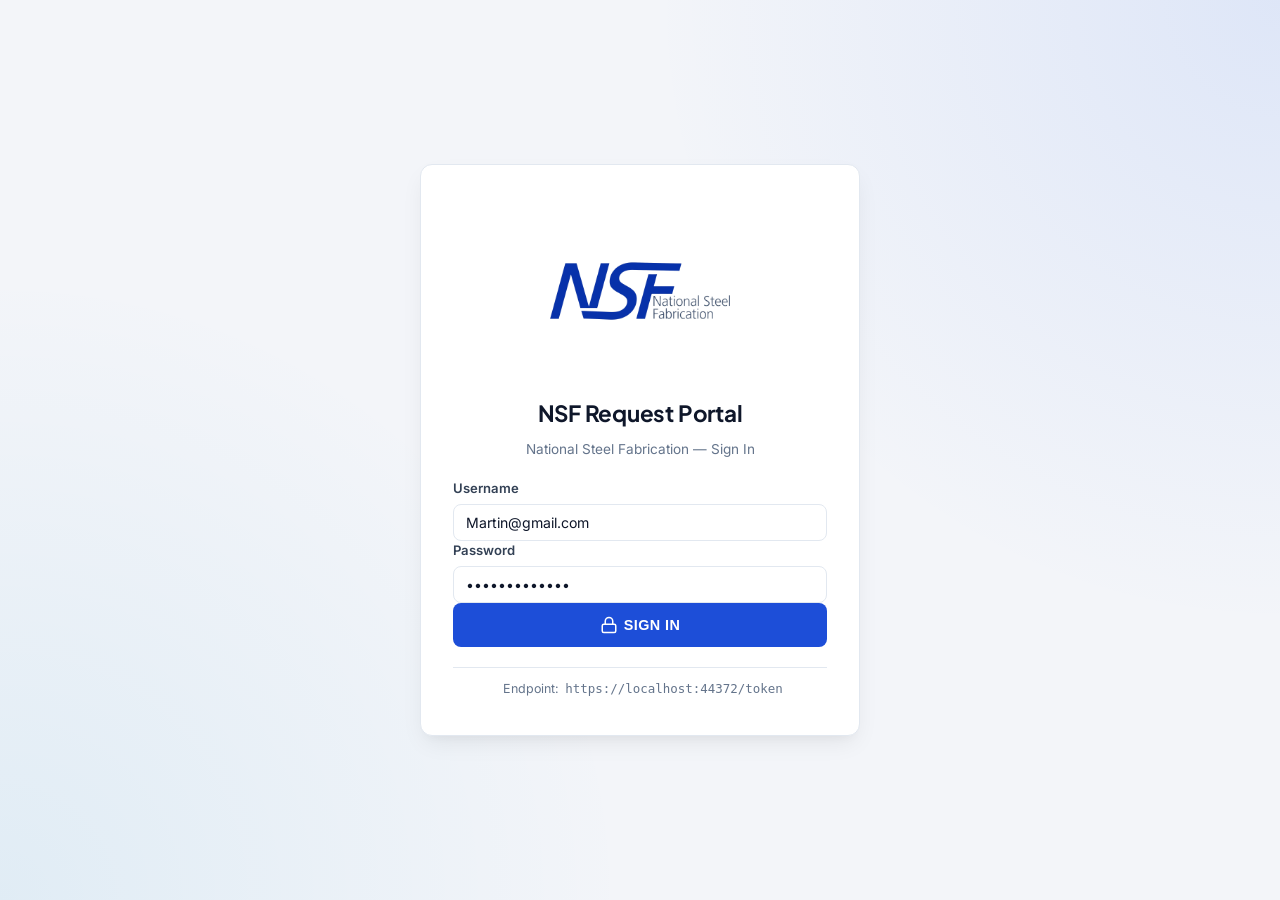
<file: WebDashboard/index.html>
<!DOCTYPE html>
<html lang="en" data-theme="light">
<head>
  <meta charset="UTF-8">
  <meta name="viewport" content="width=device-width, initial-scale=1.0">
  <title>NSF - Sign In</title>
  <meta name="description" content="NSF National Steel Fabrication - Enterprise Portal Sign In">
  <link rel="preconnect" href="https://fonts.googleapis.com">
  <link rel="preconnect" href="https://fonts.gstatic.com" crossorigin>
  <link href="https://fonts.googleapis.com/css2?family=Inter:wght@300;400;500;600;700&family=Plus+Jakarta+Sans:wght@500;600;700;800&display=swap" rel="stylesheet">
  <link rel="stylesheet" href="styles.css">
</head>
<body>

  <!-- LOGIN SCREEN -->
  <div class="login-wrapper" id="loginScreen">
    <div class="login-card">
      <div class="login-header">
        <img src="nsf.png" alt="NSF National Steel Fabrication" class="login-logo-img">
        <h2>NSF Request Portal</h2>
        <p class="login-subtitle">National Steel Fabrication — Sign In</p>
      </div>

      <form id="loginForm">
        <div class="form-group">
          <label for="loginUsernameInput" class="form-label">Username</label>
          <input type="text" id="loginUsernameInput" class="form-control" value="Martin@gmail.com" placeholder="e.g. Martin@gmail.com" required>
        </div>
        <div class="form-group">
          <label for="loginPassword" class="form-label">Password</label>
          <input type="password" id="loginPassword" class="form-control" value="@Martin462005" placeholder="Enter password" required>
        </div>
        <button type="submit" class="btn btn-primary full-width btn-lg" id="btnLogin">
          <svg width="18" height="18" viewBox="0 0 24 24" fill="none" stroke="currentColor" stroke-width="2">
            <rect x="3" y="11" width="18" height="11" rx="2" ry="2"></rect>
            <path d="M7 11V7a5 5 0 0 1 10 0v4"></path>
          </svg>
          Sign In
        </button>
      </form>

      <div class="login-footer">
        <span class="status-dot online"></span> Endpoint: <code>https://localhost:44372/token</code>
      </div>
    </div>
  </div>

  <!-- TOAST CONTAINER -->
  <div class="toast-container" id="toastContainer"></div>

  <script>
    const STATIC_SERVER_HTTPS = 'https://localhost:44372';
    const STATIC_SERVER_HTTP = 'http://localhost:44372';

    const EMAIL_TO_NAME = {
      "martin@gmail.com": "Martin Wassim"
    };

    // Theme
    const savedTheme = localStorage.getItem('nsf_theme') || 'light';
    document.documentElement.setAttribute('data-theme', savedTheme);

    // If already logged in, go to dashboard
    if (sessionStorage.getItem('nsf_access_token')) {
      window.location.href = 'dashboard.html';
    }

    document.getElementById('loginForm').addEventListener('submit', async (e) => {
      e.preventDefault();
      const username = document.getElementById('loginUsernameInput').value.trim();
      const password = document.getElementById('loginPassword').value.trim();

      if (!username || !password) { showToast('Please enter username and password', 'error'); return; }

      showToast('Authenticating...', 'info');

      const bodyData = `username=${encodeURIComponent(username)}&password=${encodeURIComponent(password)}&grant_type=password`;
      let serverResponded = false;

      for (const serverBase of [STATIC_SERVER_HTTPS, STATIC_SERVER_HTTP]) {
        try {
          const res = await fetch(`${serverBase}/token`, {
            method: 'POST',
            headers: { 'Content-Type': 'application/x-www-form-urlencoded; charset=UTF-8' },
            body: bodyData
          });

          serverResponded = true;

          if (res.ok) {
            const data = await res.json();
            const displayName = EMAIL_TO_NAME[username.toLowerCase()] || data.userName || username;
            sessionStorage.setItem('nsf_access_token', data.access_token);
            sessionStorage.setItem('nsf_username', displayName);
            sessionStorage.setItem('nsf_server_base', serverBase);
            showToast('Login successful! Redirecting...', 'success');
            setTimeout(() => { window.location.href = 'dashboard.html'; }, 600);
            return;
          } else {
            const errJson = await res.json().catch(() => null);
            const errMsg = (errJson && (errJson.error_description || errJson.error)) || 'The username or password is incorrect.';
            showToast(`Login Failed: ${errMsg}`, 'error');
            return;
          }
        } catch (err) {
          console.warn(`Fetch failed on ${serverBase}:`, err);
        }
      }

      if (!serverResponded) {
        showToast('Connection Failed: Cannot reach the API server. Make sure IIS Express is running and SSL certificate is accepted.', 'error');
      }
    });

    function showToast(message, type) {
      const container = document.getElementById('toastContainer');
      const toast = document.createElement('div');
      toast.className = `toast toast-${type}`;
      toast.innerHTML = message;
      container.appendChild(toast);
      setTimeout(() => { toast.style.opacity = '0'; toast.style.transform = 'translateX(100%)'; toast.style.transition = 'all 0.3s'; setTimeout(() => toast.remove(), 300); }, 3500);
    }
  </script>
</body>
</html>
</file>
<file: WebDashboard/styles.css>
/* ==========================================================================
   ENTERPRISE REQUEST PORTAL - MODERN DESIGN SYSTEM
   ========================================================================== */

/* 1. CSS CUSTOM PROPERTIES & THEME TOKENS */
:root {
  --bg-main: #f3f5f9;
  --bg-card: #ffffff;
  --bg-card-subtle: #f8fafc;
  --bg-input: #ffffff;
  --bg-input-readonly: #f1f5f9;
  
  --border-main: #e2e8f0;
  --border-focus: #2563eb;
  --border-subtle: #cbd5e1;

  --text-primary: #0f172a;
  --text-secondary: #334155;
  --text-muted: #64748b;
  --text-light: #94a3b8;

  --primary-color: #1d4ed8;
  --primary-hover: #1e40af;
  --primary-light: #eff6ff;

  --accent-color: #0284c7;
  --accent-hover: #0369a1;

  --success-bg: #d1fae5;
  --success-text: #065f46;

  --warning-bg: #fef3c7;
  --warning-text: #92400e;

  --danger-color: #ef4444;
  --danger-hover: #dc2626;
  --danger-light: #fef2f2;

  --shadow-sm: 0 1px 2px 0 rgba(0, 0, 0, 0.05);
  --shadow-md: 0 4px 6px -1px rgba(0, 0, 0, 0.07), 0 2px 4px -1px rgba(0, 0, 0, 0.04);
  --shadow-lg: 0 10px 25px -5px rgba(0, 0, 0, 0.08), 0 8px 10px -6px rgba(0, 0, 0, 0.03);
  --shadow-focus: 0 0 0 3px rgba(37, 99, 235, 0.2);

  --radius-sm: 6px;
  --radius-md: 8px;
  --radius-lg: 12px;
  --radius-full: 9999px;

  --transition-fast: all 0.18s ease-in-out;
  --transition-normal: all 0.25s cubic-bezier(0.4, 0, 0.2, 1);
}

/* Dark Mode Theme Tokens */
[data-theme="dark"] {
  --bg-main: #090d16;
  --bg-card: #111827;
  --bg-card-subtle: #1e293b;
  --bg-input: #1e293b;
  --bg-input-readonly: #0f172a;

  --border-main: #2d3748;
  --border-focus: #3b82f6;
  --border-subtle: #334155;

  --text-primary: #f8fafc;
  --text-secondary: #cbd5e1;
  --text-muted: #94a3b8;
  --text-light: #64748b;

  --primary-color: #3b82f6;
  --primary-hover: #2563eb;
  --primary-light: rgba(59, 130, 246, 0.15);

  --accent-color: #38bdf8;
  --accent-hover: #0284c7;

  --shadow-sm: 0 1px 2px 0 rgba(0, 0, 0, 0.3);
  --shadow-md: 0 4px 6px -1px rgba(0, 0, 0, 0.4);
  --shadow-lg: 0 10px 25px -5px rgba(0, 0, 0, 0.5);
}

/* 2. BASE & RESET */
*, *::before, *::after {
  box-sizing: border-box;
  margin: 0;
  padding: 0;
}

body {
  font-family: 'Inter', system-ui, -apple-system, sans-serif;
  background-color: var(--bg-main);
  color: var(--text-primary);
  line-height: 1.5;
  font-size: 0.9375rem;
  min-height: 100vh;
  transition: background-color 0.3s ease, color 0.3s ease;
  -webkit-font-smoothing: antialiased;
}

h1, h2, h3, h4, h5, h6 {
  font-family: 'Plus Jakarta Sans', sans-serif;
  color: var(--text-primary);
  letter-spacing: -0.01em;
}

/* LOGIN SCREEN STYLING */
.login-wrapper {
  min-height: 100vh;
  display: flex;
  align-items: center;
  justify-content: center;
  padding: 20px;
  background: radial-gradient(circle at top right, rgba(37, 99, 235, 0.1), transparent 40%),
              radial-gradient(circle at bottom left, rgba(2, 132, 199, 0.08), transparent 40%),
              var(--bg-main);
}

.login-card {
  background: var(--bg-card);
  border: 1px solid var(--border-main);
  border-radius: var(--radius-lg);
  padding: 36px 32px;
  width: 100%;
  max-width: 440px;
  box-shadow: var(--shadow-lg);
  display: flex;
  flex-direction: column;
  gap: 20px;
}

.login-header {
  text-align: center;
  display: flex;
  flex-direction: column;
  align-items: center;
  gap: 8px;
}

.login-logo-img {
  width: 180px;
  height: auto;
  object-fit: contain;
  margin-bottom: 8px;
}

.header-logo-img {
  height: 38px;
  width: auto;
  object-fit: contain;
}

.login-header h2 {
  font-size: 1.4rem;
  font-weight: 700;
}

.login-subtitle {
  font-size: 0.85rem;
  color: var(--text-muted);
}

.login-footer {
  font-size: 0.78rem;
  color: var(--text-muted);
  text-align: center;
  padding-top: 12px;
  border-top: 1px solid var(--border-main);
  display: flex;
  align-items: center;
  justify-content: center;
  gap: 6px;
}

/* 3. LAYOUT STRUCTURE */
.app-container {
  max-width: 1240px;
  margin: 0 auto;
  padding: 24px 20px 40px;
  display: flex;
  flex-direction: column;
  gap: 20px;
}

/* 4. HEADER BAR */
.app-header {
  background: var(--bg-card);
  border: 1px solid var(--border-main);
  border-radius: var(--radius-lg);
  padding: 14px 24px;
  display: flex;
  align-items: center;
  justify-content: space-between;
  box-shadow: var(--shadow-md);
  position: sticky;
  top: 16px;
  z-index: 100;
}

.header-branding {
  display: flex;
  align-items: center;
  gap: 14px;
}

.logo-icon {
  width: 40px;
  height: 40px;
  background: linear-gradient(135deg, var(--primary-color), var(--accent-color));
  color: #ffffff;
  border-radius: var(--radius-md);
  display: flex;
  align-items: center;
  justify-content: center;
  box-shadow: 0 4px 12px rgba(29, 78, 216, 0.3);
}

.header-titles h1 {
  font-size: 1.25rem;
  font-weight: 700;
  line-height: 1.2;
}

.header-titles .subtitle {
  font-size: 0.8rem;
  color: var(--text-muted);
  font-weight: 500;
}

/* User Profile Badge in Header */
.user-profile-badge {
  display: flex;
  align-items: center;
  gap: 10px;
  background: var(--bg-card-subtle);
  border: 1px solid var(--border-main);
  padding: 4px 12px 4px 6px;
  border-radius: var(--radius-full);
}

.user-avatar {
  width: 32px;
  height: 32px;
  background: var(--primary-color);
  color: #ffffff;
  border-radius: 50%;
  font-weight: 700;
  font-size: 0.8rem;
  display: flex;
  align-items: center;
  justify-content: center;
}

.user-info {
  display: flex;
  flex-direction: column;
  line-height: 1.1;
}

.user-name {
  font-size: 0.82rem;
  font-weight: 700;
  color: var(--text-primary);
}

.user-role {
  font-size: 0.72rem;
  color: var(--text-muted);
}

.btn-logout {
  background: transparent;
  border: none;
  color: var(--text-muted);
  cursor: pointer;
  padding: 4px;
  margin-left: 4px;
  display: flex;
  align-items: center;
  justify-content: center;
  border-radius: var(--radius-sm);
  transition: var(--transition-fast);
}

.btn-logout:hover {
  color: var(--danger-color);
  background: var(--danger-light);
}

.header-actions {
  display: flex;
  align-items: center;
  gap: 10px;
}

.view-toggle-group {
  display: flex;
  background: var(--bg-card-subtle);
  padding: 3px;
  border-radius: var(--radius-md);
  border: 1px solid var(--border-main);
}

.btn-toggle {
  background: transparent;
  border: none;
  padding: 6px 14px;
  font-size: 0.82rem;
  font-weight: 600;
  color: var(--text-muted);
  border-radius: var(--radius-sm);
  cursor: pointer;
  transition: var(--transition-fast);
}

.btn-toggle.active {
  background: var(--bg-card);
  color: var(--primary-color);
  box-shadow: var(--shadow-sm);
}

/* CARDS & SECTIONS */
.main-content {
  display: flex;
  flex-direction: column;
  gap: 16px;
}

.card {
  background-color: var(--bg-card);
  border: 1px solid var(--border-main);
  border-radius: var(--radius-lg);
  padding: 20px 24px;
  box-shadow: var(--shadow-sm);
}

.highlight-card {
  border-left: 4px solid var(--primary-color);
}

.section-title-sm {
  font-size: 0.95rem;
  font-weight: 700;
  color: var(--text-primary);
  margin-bottom: 14px;
}

/* GRID LAYOUTS */
.grid {
  display: grid;
  gap: 16px;
}

.grid-3 {
  grid-template-columns: repeat(3, 1fr);
}

.grid-request-details {
  grid-template-columns: 2.2fr 2.2fr 0.9fr 1.7fr 1fr;
}

.align-end {
  align-items: end;
}

/* FORM CONTROLS */
.form-group {
  display: flex;
  flex-direction: column;
  gap: 5px;
}

.form-label {
  font-size: 0.82rem;
  font-weight: 600;
  color: var(--text-secondary);
}

.required {
  color: var(--danger-color);
}

.form-control {
  width: 100%;
  padding: 9px 12px;
  font-size: 0.88rem;
  font-family: inherit;
  color: var(--text-primary);
  background-color: var(--bg-input);
  border: 1px solid var(--border-main);
  border-radius: var(--radius-md);
  outline: none;
  transition: var(--transition-fast);
}

.form-control:focus {
  border-color: var(--border-focus);
  box-shadow: var(--shadow-focus);
}

.readonly-input {
  background-color: var(--bg-input-readonly);
  font-weight: 600;
  font-family: monospace;
  color: var(--primary-color);
}

.select-wrapper {
  position: relative;
  width: 100%;
}

.select-wrapper select {
  appearance: none;
  -webkit-appearance: none;
  padding-right: 32px;
  cursor: pointer;
}

.select-arrow {
  position: absolute;
  right: 12px;
  top: 50%;
  transform: translateY(-50%);
  width: 0;
  height: 0;
  border-left: 4px solid transparent;
  border-right: 4px solid transparent;
  border-top: 5px solid #dc2626; /* Red dropdown arrow accent like legacy screenshot */
  pointer-events: none;
}

/* Input copy badge */
.input-badge-wrapper {
  position: relative;
  display: flex;
  align-items: center;
}

.btn-copy {
  position: absolute;
  right: 6px;
  background: transparent;
  border: none;
  color: var(--text-muted);
  padding: 4px;
  border-radius: var(--radius-sm);
  cursor: pointer;
}

/* Radio segment control */
.radio-segment-group {
  display: flex;
  gap: 12px;
  align-items: center;
  height: 38px;
}

.radio-card {
  cursor: pointer;
}

.radio-card input {
  display: none;
}

.radio-card-body {
  display: flex;
  align-items: center;
  gap: 6px;
  font-size: 0.85rem;
  font-weight: 500;
  color: var(--text-secondary);
}

.radio-circle {
  width: 16px;
  height: 16px;
  border-radius: 50%;
  border: 2px solid var(--border-subtle);
  display: inline-block;
  transition: var(--transition-fast);
}

.radio-card input:checked + .radio-card-body .radio-circle {
  border-color: var(--danger-color);
  background-color: var(--danger-color);
  box-shadow: inset 0 0 0 3px #ffffff;
}

.radio-card input:checked + .radio-card-body {
  color: var(--text-primary);
  font-weight: 600;
}

/* Manager group */
.manager-group {
  flex-direction: row;
  align-items: flex-end;
  gap: 8px;
}

.manager-input-container {
  flex: 1;
}

/* Toggle switch for Private */
.toggle-container {
  display: flex;
  align-items: center;
  gap: 8px;
  height: 38px;
}

.switch {
  position: relative;
  display: inline-block;
  width: 44px;
  height: 22px;
}

.switch input { opacity: 0; width: 0; height: 0; }

.slider {
  position: absolute;
  cursor: pointer;
  top: 0; left: 0; right: 0; bottom: 0;
  background-color: var(--border-subtle);
  transition: .25s;
}

.slider:before {
  position: absolute;
  content: "";
  height: 16px; width: 16px;
  left: 3px; bottom: 3px;
  background-color: white;
  transition: .25s;
}

input:checked + .slider { background-color: var(--primary-color); }
input:checked + .slider:before { transform: translateX(22px); }
.slider.round { border-radius: 22px; }
.slider.round:before { border-radius: 50%; }

.toggle-label-text {
  font-size: 0.82rem;
  font-weight: 600;
  color: var(--text-muted);
}

/* BUTTON SYSTEM */
.btn {
  display: inline-flex;
  align-items: center;
  justify-content: center;
  gap: 6px;
  padding: 8px 16px;
  font-size: 0.82rem;
  font-weight: 700;
  letter-spacing: 0.03em;
  border-radius: var(--radius-md);
  border: 1px solid transparent;
  cursor: pointer;
  transition: var(--transition-fast);
  white-space: nowrap;
  text-transform: uppercase;
}

.btn-lg {
  padding: 12px 24px;
  font-size: 0.9rem;
}

.btn-primary {
  background: var(--primary-color);
  color: #ffffff;
}

.btn-primary:hover {
  background: var(--primary-hover);
}

.btn-secondary {
  background-color: var(--bg-card-subtle);
  color: var(--primary-color);
  border-color: var(--border-main);
}

.btn-secondary:hover {
  background-color: var(--border-main);
}

.btn-accent {
  background-color: var(--primary-color);
  color: #ffffff;
}

.btn-accent:hover {
  background-color: var(--primary-hover);
}

.btn-outline {
  background-color: transparent;
  color: var(--primary-color);
  border-color: var(--border-main);
  font-size: 0.78rem;
}

.btn-outline:hover {
  background-color: var(--primary-light);
  border-color: var(--primary-color);
}

.btn-icon {
  background: var(--bg-card-subtle);
  border: 1px solid var(--border-main);
  color: var(--text-secondary);
  width: 36px;
  height: 36px;
  border-radius: var(--radius-md);
  display: flex;
  align-items: center;
  justify-content: center;
  cursor: pointer;
}

.full-width { width: 100%; }

/* DATA TABLE */
.table-section {
  padding: 0;
  overflow: hidden;
}

.table-header-bar {
  padding: 12px 20px;
  background-color: var(--bg-card-subtle);
  border-bottom: 1px solid var(--border-main);
  display: flex;
  align-items: center;
  justify-content: space-between;
}

.table-header-bar h3 {
  font-size: 0.92rem;
  font-weight: 700;
}

.table-responsive {
  width: 100%;
  overflow-x: auto;
}

.data-table {
  width: 100%;
  border-collapse: collapse;
  text-align: left;
}

.data-table th {
  background-color: #003366; /* Deep blue header line matching legacy screenshot */
  color: #ffffff;
  font-size: 0.8rem;
  font-weight: 700;
  padding: 10px 16px;
  border-right: 1px solid rgba(255, 255, 255, 0.2);
}

.data-table th:last-child {
  border-right: none;
}

.data-table td {
  padding: 12px 16px;
  border-bottom: 1px solid var(--border-main);
  font-size: 0.86rem;
  color: var(--text-secondary);
}

.tag {
  display: inline-flex;
  padding: 2px 8px;
  border-radius: var(--radius-sm);
  font-size: 0.75rem;
  font-weight: 600;
}

.tag-gray { background: var(--bg-card-subtle); color: var(--text-muted); border: 1px solid var(--border-main); }
.tag-lock { background: var(--danger-light); color: var(--danger-color); border: 1px solid rgba(239, 68, 68, 0.2); }

.status-badge {
  display: inline-flex;
  padding: 2px 10px;
  border-radius: var(--radius-full);
  font-size: 0.75rem;
  font-weight: 600;
  background-color: var(--warning-bg);
  color: var(--warning-text);
}

.badge-subtle {
  background: var(--primary-light);
  color: var(--primary-color);
  padding: 3px 10px;
  border-radius: var(--radius-full);
  font-size: 0.75rem;
  font-weight: 600;
}

.btn-action-delete {
  background: transparent;
  border: none;
  color: var(--text-muted);
  padding: 4px;
  cursor: pointer;
  border-radius: var(--radius-sm);
}

.btn-action-delete:hover {
  color: var(--danger-color);
}

.empty-state {
  padding: 36px 20px;
  text-align: center;
  color: var(--text-muted);
}

.empty-title { font-weight: 700; color: var(--text-primary); }

.hidden { display: none !important; }

/* FOOTER */
.app-footer {
  display: flex;
  align-items: center;
  justify-content: space-between;
  padding: 12px 4px;
  font-size: 0.8rem;
  color: var(--text-muted);
  border-top: 1px solid var(--border-main);
}

.footer-links a { color: var(--text-muted); text-decoration: none; }

/* TOAST */
.toast-container {
  position: fixed;
  bottom: 24px;
  right: 24px;
  display: flex;
  flex-direction: column;
  gap: 8px;
  z-index: 1000;
}

.toast {
  background: var(--bg-card);
  color: var(--text-primary);
  border-left: 4px solid var(--primary-color);
  padding: 12px 18px;
  border-radius: var(--radius-md);
  box-shadow: var(--shadow-lg);
  display: flex;
  align-items: center;
  gap: 10px;
  font-size: 0.85rem;
  border-top: 1px solid var(--border-main);
  border-right: 1px solid var(--border-main);
  border-bottom: 1px solid var(--border-main);
}

.toast-success { border-left-color: #10b981; }
.toast-error { border-left-color: #ef4444; }

/* CUSTOM CONFIRM MODAL */
.confirm-overlay {
  position: fixed;
  inset: 0;
  background: rgba(0, 0, 0, 0.55);
  backdrop-filter: blur(4px);
  display: flex;
  align-items: center;
  justify-content: center;
  z-index: 2000;
  animation: overlayFadeIn 0.2s ease;
}

@keyframes overlayFadeIn {
  from { opacity: 0; }
  to   { opacity: 1; }
}

.confirm-modal {
  background: var(--bg-card);
  border: 1px solid var(--border-main);
  border-radius: var(--radius-lg);
  width: 100%;
  max-width: 420px;
  margin: 20px;
  box-shadow: 0 24px 60px rgba(0,0,0,0.25);
  animation: modalSlideUp 0.25s cubic-bezier(0.34, 1.56, 0.64, 1);
  overflow: hidden;
}

@keyframes modalSlideUp {
  from { opacity: 0; transform: translateY(24px) scale(0.96); }
  to   { opacity: 1; transform: translateY(0) scale(1); }
}

.confirm-icon-wrap {
  display: flex;
  justify-content: center;
  padding: 28px 20px 0;
}

.confirm-icon {
  width: 64px;
  height: 64px;
  border-radius: 50%;
  display: flex;
  align-items: center;
  justify-content: center;
}

.confirm-icon-danger {
  background: rgba(239, 68, 68, 0.12);
  color: var(--danger-color);
  border: 2px solid rgba(239, 68, 68, 0.25);
  animation: iconPulse 1.8s ease-in-out infinite;
}

@keyframes iconPulse {
  0%, 100% { box-shadow: 0 0 0 0 rgba(239,68,68,0.25); }
  50%       { box-shadow: 0 0 0 10px rgba(239,68,68,0); }
}

.confirm-content {
  padding: 16px 28px 8px;
  text-align: center;
}

.confirm-title {
  font-size: 1.1rem;
  font-weight: 700;
  color: var(--text-primary);
  margin-bottom: 8px;
}

.confirm-subtitle {
  font-size: 0.88rem;
  color: var(--text-muted);
  line-height: 1.6;
  margin-bottom: 12px;
}

.confirm-emp-badge {
  background: var(--danger-light);
  border: 1px solid rgba(239, 68, 68, 0.2);
  color: var(--danger-color);
  border-radius: var(--radius-md);
  padding: 8px 16px;
  font-size: 0.9rem;
  font-weight: 700;
  margin-bottom: 4px;
  display: inline-block;
  min-width: 120px;
}

[data-theme="dark"] .confirm-emp-badge {
  background: rgba(239,68,68,0.15);
  border-color: rgba(239,68,68,0.3);
}

.confirm-actions {
  display: flex;
  gap: 10px;
  padding: 20px 28px 24px;
  justify-content: center;
}

.btn-danger-solid {
  background: var(--danger-color);
  color: #ffffff;
  border-color: var(--danger-color);
}

.btn-danger-solid:hover {
  background: var(--danger-hover);
  border-color: var(--danger-hover);
  transform: translateY(-1px);
  box-shadow: 0 4px 12px rgba(239, 68, 68, 0.35);
}

.btn-danger {
  background: transparent;
  color: var(--danger-color);
  border-color: var(--danger-color);
}

.btn-danger:hover {
  background: var(--danger-light);
}

/* MODAL */
.modal-overlay {
  position: fixed;
  top: 0; left: 0; right: 0; bottom: 0;
  background: rgba(0, 0, 0, 0.4);
  display: flex;
  align-items: center;
  justify-content: center;
  z-index: 999;
}

.modal-card {
  background: var(--bg-card);
  border-radius: var(--radius-lg);
  width: 100%;
  max-width: 440px;
  overflow: hidden;
  box-shadow: var(--shadow-lg);
}

.modal-header {
  padding: 16px 20px;
  background: var(--bg-card-subtle);
  border-bottom: 1px solid var(--border-main);
  display: flex;
  align-items: center;
  justify-content: space-between;
}

.btn-close-modal {
  background: transparent;
  border: none;
  font-size: 1.4rem;
  color: var(--text-muted);
  cursor: pointer;
}

.modal-body { padding: 20px; display: flex; flex-direction: column; gap: 14px; }
.modal-footer { padding: 14px 20px; background: var(--bg-card-subtle); border-top: 1px solid var(--border-main); display: flex; justify-content: flex-end; gap: 10px; }

/* Employee Form Spacing Utilities */
.margin-top { margin-top: 16px; }
.margin-top-lg { margin-top: 24px; }
.emp-form-actions { display: flex; gap: 12px; flex-wrap: wrap; }

/* Disabled/Locked Section Styling */
.disabled-section {
  opacity: 0.65;
  pointer-events: none;
  background-color: var(--bg-card-subtle) !important;
  border-style: dashed !important;
  transition: var(--transition-normal);
}

.unlocked-section {
  opacity: 1 !important;
  pointer-events: auto !important;
  background-color: var(--bg-card) !important;
  border-style: solid !important;
  box-shadow: 0 0 0 2px var(--primary-light), var(--shadow-md) !important;
}

.section-header-bar {
  display: flex;
  align-items: center;
  justify-content: space-between;
  margin-bottom: 14px;
}

.lock-indicator {
  display: flex;
  align-items: center;
  gap: 6px;
  background: var(--warning-bg);
  color: var(--warning-text);
  padding: 4px 10px;
  border-radius: var(--radius-full);
  font-size: 0.75rem;
  font-weight: 700;
}

.lock-indicator.unlocked {
  background: var(--success-bg);
  color: var(--success-text);
}

/* Theme Icon Toggle */
[data-theme="light"] .sun-icon { display: block; }
[data-theme="light"] .moon-icon { display: none; }
[data-theme="dark"] .sun-icon { display: none; }
[data-theme="dark"] .moon-icon { display: block; }

/* =========================================================
   DASHBOARD STYLES
   ========================================================= */

.back-btn {
  display: flex;
  align-items: center;
  justify-content: center;
  width: 36px;
  height: 36px;
  border-radius: var(--radius-md);
  color: var(--text-secondary);
  background: var(--bg-card-subtle);
  border: 1px solid var(--border-main);
  text-decoration: none;
  transition: var(--transition-fast);
  flex-shrink: 0;
}

.back-btn:hover {
  background: var(--primary-light);
  color: var(--primary-color);
  border-color: var(--primary-color);
}

.dashboard-content {
  padding: 10px 0;
}

.dashboard-welcome {
  margin-bottom: 28px;
}

.dashboard-welcome h2 {
  font-size: 1.6rem;
  font-weight: 800;
  color: var(--text-primary);
  margin-bottom: 4px;
}

.dashboard-welcome p {
  font-size: 0.95rem;
  color: var(--text-muted);
}

.dashboard-grid {
  display: grid;
  grid-template-columns: repeat(auto-fill, minmax(340px, 1fr));
  gap: 20px;
}

.dashboard-card {
  display: flex;
  align-items: center;
  gap: 20px;
  padding: 28px 24px;
  background: var(--bg-card);
  border: 1px solid var(--border-main);
  border-radius: var(--radius-lg);
  box-shadow: var(--shadow-sm);
  text-decoration: none;
  color: inherit;
  transition: all 0.25s cubic-bezier(0.4, 0, 0.2, 1);
  cursor: pointer;
  position: relative;
  overflow: hidden;
}

.dashboard-card::before {
  content: '';
  position: absolute;
  top: 0;
  left: 0;
  width: 4px;
  height: 100%;
  border-radius: 4px 0 0 4px;
  transition: width 0.3s ease;
}

.card-request::before { background: #1d4ed8; }
.card-employee::before { background: #059669; }
.card-tickets::before { background: #d97706; }

.dashboard-card:hover {
  transform: translateY(-4px);
  box-shadow: 0 12px 32px -8px rgba(0, 0, 0, 0.12);
  border-color: var(--primary-color);
}

.dashboard-card:hover::before {
  width: 6px;
}

.dashboard-card-icon {
  width: 60px;
  height: 60px;
  border-radius: var(--radius-lg);
  display: flex;
  align-items: center;
  justify-content: center;
  flex-shrink: 0;
}

.card-request .dashboard-card-icon {
  background: linear-gradient(135deg, #eff6ff, #dbeafe);
  color: #1d4ed8;
}

.card-employee .dashboard-card-icon {
  background: linear-gradient(135deg, #ecfdf5, #d1fae5);
  color: #059669;
}

.card-tickets .dashboard-card-icon {
  background: linear-gradient(135deg, #fffbeb, #fef3c7);
  color: #d97706;
}

.dashboard-card-content {
  flex: 1;
}

.dashboard-card-content h3 {
  font-size: 1.15rem;
  font-weight: 700;
  margin-bottom: 4px;
  color: var(--text-primary);
}

.dashboard-card-content p {
  font-size: 0.85rem;
  color: var(--text-muted);
  line-height: 1.4;
}

.dashboard-card-arrow {
  color: var(--text-light);
  transition: var(--transition-fast);
  flex-shrink: 0;
}

.dashboard-card:hover .dashboard-card-arrow {
  color: var(--primary-color);
  transform: translateX(4px);
}

/* =========================================================
   EMPLOYEE PAGE STYLES
   ========================================================= */

.emp-search-bar {
  display: flex;
  align-items: flex-end;
  gap: 16px;
  flex-wrap: wrap;
}

.emp-search-input-group {
  flex: 1;
  min-width: 240px;
}

.emp-search-actions {
  display: flex;
  gap: 10px;
  padding-bottom: 2px;
}

.grid-2 {
  display: grid;
  grid-template-columns: 1fr 1fr;
  gap: 16px 24px;
}

/* Danger Button */
.btn-danger {
  background: var(--danger-color);
  color: #ffffff;
  border: 1px solid var(--danger-color);
}

.btn-danger:hover {
  background: var(--danger-hover);
  border-color: var(--danger-hover);
}

.emp-form-actions {
  display: flex;
  gap: 14px;
  flex-wrap: wrap;
  margin-top: 20px;
  padding-top: 20px;
  border-top: 1px solid var(--border-main);
}

/* Row select in employee table */
.btn-select-emp {
  font-size: 0.78rem;
  padding: 4px 12px;
}

/* Responsive adjustments */
@media (max-width: 768px) {
  .dashboard-grid {
    grid-template-columns: 1fr;
  }
  
  .grid-2 {
    grid-template-columns: 1fr;
  }

  .emp-search-bar {
    flex-direction: column;
    align-items: stretch;
  }

  .emp-form-actions {
    flex-direction: column;
  }

  .emp-form-actions .btn {
    width: 100%;
  }
}
</file>
